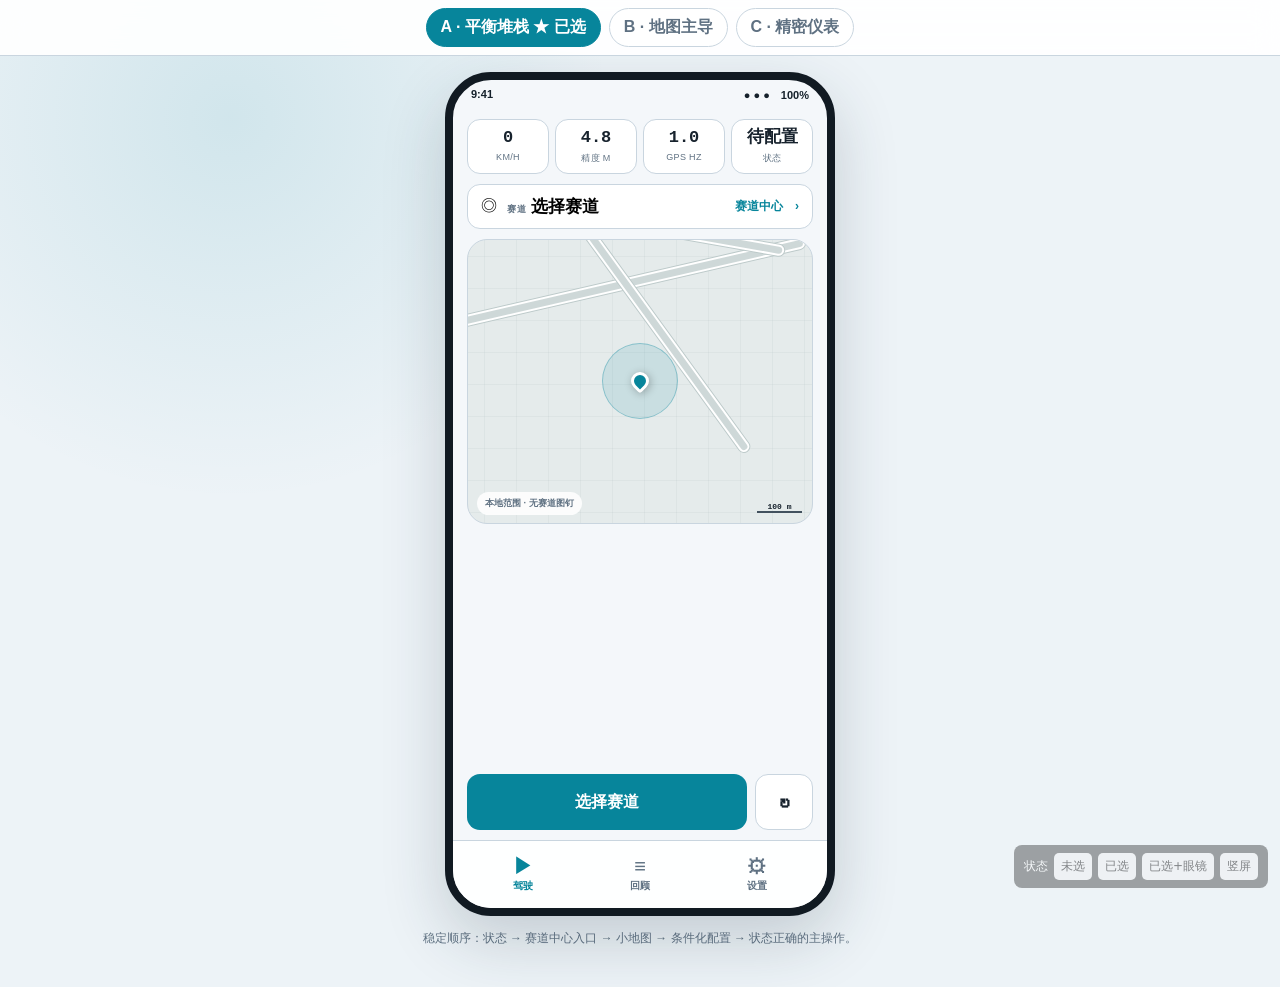
<file: .planning/sketches/001-drive-staging-hierarchy/index.html>
<!doctype html>
<html lang="zh-CN">
<head>
  <meta charset="utf-8">
  <meta name="viewport" content="width=device-width, initial-scale=1">
  <title>LapSight · 驾驶准备页线框</title>
  <link id="theme-link" rel="stylesheet" href="../themes/default.css">
  <style>
    * { box-sizing: border-box; }
    [hidden] { display: none !important; }
    body {
      margin: 0;
      color: var(--color-text);
      background:
        radial-gradient(circle at 18% 12%, rgba(7,133,155,.12), transparent 28%),
        var(--color-bg);
      font-family: var(--font-sans);
      min-height: 100vh;
      padding: 72px 24px 40px;
    }
    button, input { font: inherit; }
    button { transition: all .15s ease; }
    button:hover { transform: translateY(-1px); }
    #variant-nav {
      position: fixed; inset: 0 0 auto 0; z-index: 100;
      min-height: 54px; padding: 8px 16px;
      display: flex; align-items: center; justify-content: center; gap: 8px;
      background: rgba(255,255,255,.92); backdrop-filter: blur(14px);
      border-bottom: 1px solid var(--color-border);
    }
    .variant-tab {
      border: 1px solid var(--color-border); background: var(--color-surface);
      color: var(--color-text-muted); border-radius: var(--radius-full);
      padding: 8px 14px; cursor: pointer; font-weight: 700;
    }
    .variant-tab.active { color: white; background: var(--color-primary); border-color: var(--color-primary); }
    .variant { display: none; }
    .variant.active { display: block; }
    .stage { display: grid; place-items: center; }
    .phone {
      width: 390px; height: 844px; position: relative; overflow: hidden;
      background: var(--color-surface-soft);
      border: 8px solid #111a22; border-radius: 46px;
      box-shadow: var(--shadow-lg);
      transition: width .25s ease, height .25s ease;
    }
    .phone.landscape { width: min(780px, calc(100vw - 48px)); height: 390px; border-radius: 34px; }
    .screen { height: 100%; display: flex; flex-direction: column; overflow: hidden; }
    .status-line {
      height: 31px; flex: 0 0 auto; padding: 8px 18px 0;
      display: flex; justify-content: space-between; font-size: 11px; font-weight: 800;
      color: #15212b;
    }
    .content {
      min-height: 0; flex: 1; display: flex; flex-direction: column;
      gap: 10px; padding: 8px 14px 10px; overflow: hidden;
    }
    .metric-grid { display: grid; grid-template-columns: repeat(4, 1fr); gap: 6px; }
    .metric {
      min-width: 0; padding: 9px 6px 8px; text-align: center;
      background: var(--color-surface); border: 1px solid var(--color-border);
      border-radius: var(--radius-md);
    }
    .metric strong { display: block; font: 700 17px/1.1 var(--font-mono); }
    .metric span { display: block; margin-top: 4px; color: var(--color-text-muted); font-size: 9px; letter-spacing: .04em; }
    .track-entry {
      width: 100%; border: 1px solid var(--color-border); border-radius: var(--radius-md);
      background: var(--color-surface); padding: 10px 13px; cursor: pointer;
      display: flex; align-items: center; gap: 10px; text-align: left;
    }
    .track-entry:hover { border-color: var(--color-primary); box-shadow: var(--shadow-sm); }
    .track-copy { min-width: 0; flex: 1; }
    .eyebrow { color: var(--color-text-muted); font-size: 9px; font-weight: 800; letter-spacing: .09em; text-transform: uppercase; }
    .track-name { margin-top: 3px; font-size: 17px; font-weight: 800; white-space: nowrap; overflow: hidden; text-overflow: ellipsis; }
    .track-action { color: var(--color-primary); font-size: 12px; font-weight: 800; }
    .map {
      position: relative; min-height: 170px; flex: 1; overflow: hidden;
      background: #e5ebeb; border: 1px solid var(--color-border); border-radius: var(--radius-lg);
      cursor: grab; touch-action: none; isolation: isolate;
    }
    .map:active { cursor: grabbing; }
    .map-grid, .roads, .course, .accuracy, .position { position: absolute; pointer-events: none; }
    .map-grid {
      inset: -80px; opacity: .4;
      background-image:
        linear-gradient(rgba(87,110,118,.14) 1px, transparent 1px),
        linear-gradient(90deg, rgba(87,110,118,.14) 1px, transparent 1px);
      background-size: 32px 32px;
      transform: translate(var(--pan-x, 0), var(--pan-y, 0));
    }
    .roads { inset: -50px; transform: translate(var(--pan-x, 0), var(--pan-y, 0)); }
    .road { position: absolute; height: 11px; border: 2px solid #fff; border-radius: 999px; background: #ced8d8; box-shadow: 0 0 0 1px #bdcaca; }
    .r1 { width: 410px; top: 93px; left: -18px; transform: rotate(-13deg); }
    .r2 { width: 310px; top: 130px; left: 83px; transform: rotate(54deg); }
    .r3 { width: 250px; top: 34px; left: 118px; transform: rotate(10deg); }
    .accuracy {
      width: 76px; height: 76px; left: calc(50% - 38px); top: calc(50% - 38px);
      border-radius: 50%; background: rgba(7,133,155,.12); border: 1px solid rgba(7,133,155,.34);
    }
    .position {
      width: 18px; height: 18px; left: calc(50% - 9px); top: calc(50% - 9px);
      border-radius: 50% 50% 50% 3px; transform: rotate(-45deg);
      background: var(--color-primary); border: 3px solid white; box-shadow: 0 2px 8px rgba(0,0,0,.28);
    }
    .course {
      display: none; width: 156px; height: 106px; left: calc(50% - 78px); top: calc(50% - 53px);
      border: 7px solid rgba(23,34,45,.88); border-radius: 55% 42% 48% 44%;
      transform: rotate(-12deg); box-shadow: inset 0 0 0 3px rgba(255,255,255,.85), 0 0 0 2px rgba(255,255,255,.85);
    }
    .selected .course { display: block; }
    .selected .accuracy { width: 48px; height: 48px; left: calc(50% - 24px); top: calc(50% - 24px); }
    .map-caption {
      position: absolute; left: 9px; bottom: 8px; padding: 5px 8px;
      border-radius: var(--radius-full); background: rgba(255,255,255,.88);
      color: var(--color-text-muted); font-size: 9px; font-weight: 700;
    }
    .scale { position: absolute; right: 10px; bottom: 10px; width: 45px; border-bottom: 2px solid #42515e; font: 700 8px var(--font-mono); text-align: center; }
    .controls { display: grid; gap: 8px; }
    .row-control {
      min-height: 42px; display: flex; align-items: center; justify-content: space-between;
      gap: 10px; padding: 8px 11px; border: 1px solid var(--color-border);
      border-radius: var(--radius-md); background: var(--color-surface);
    }
    .row-control label { font-size: 11px; font-weight: 800; color: var(--color-text-muted); }
    .segmented { display: flex; background: var(--color-surface-soft); padding: 3px; border-radius: 10px; }
    .segmented button { border: 0; border-radius: 8px; padding: 6px 10px; background: transparent; color: var(--color-text-muted); cursor: pointer; font-size: 10px; font-weight: 800; }
    .segmented button.on { color: white; background: var(--color-primary); }
    .glasses { display: none; }
    .paired .glasses { display: flex; }
    .actions { display: grid; grid-template-columns: 1fr 58px; gap: 8px; margin-top: auto; }
    .primary, .rotate, .stop {
      min-height: 56px; border: 0; border-radius: var(--radius-md); cursor: pointer; font-weight: 900;
    }
    .primary { background: var(--color-primary); color: white; }
    .primary:hover { background: var(--color-primary-hover); }
    .rotate { background: var(--color-surface); color: var(--color-text); border: 1px solid var(--color-border); font-size: 22px; }
    .bottom-nav {
      height: 68px; flex: 0 0 auto; border-top: 1px solid var(--color-border); background: rgba(255,255,255,.95);
      display: grid; grid-template-columns: repeat(3,1fr); padding: 6px 12px 10px;
    }
    .bottom-nav button { border: 0; background: transparent; color: var(--color-text-muted); cursor: pointer; font-size: 10px; font-weight: 800; }
    .bottom-nav button.active { color: var(--color-primary); }
    .bottom-nav b { display: block; font-size: 20px; line-height: 1.3; }
    .timing {
      display: none; position: absolute; inset: 0; z-index: 20; padding: 44px 18px 18px;
      background: #091118; color: white; flex-direction: column;
    }
    .timing.open { display: flex; }
    .timing-top { display: flex; justify-content: space-between; align-items: center; color: #b9c8d4; font-size: 11px; font-weight: 800; }
    .lap-now { margin-top: 52px; text-align: center; }
    .lap-now span { display: block; color: #8fa4b4; font-size: 11px; letter-spacing: .14em; }
    .lap-now strong { display: block; margin-top: 10px; font: 700 58px/1 var(--font-mono); }
    .delta { margin: 24px auto 0; padding: 10px 18px; border-radius: var(--radius-full); background: rgba(22,124,96,.22); color: #72e1bc; font: 700 24px var(--font-mono); }
    .timing-grid { margin-top: auto; display: grid; grid-template-columns: repeat(3,1fr); gap: 8px; }
    .timing-cell { padding: 13px 8px; border: 1px solid #263948; border-radius: 12px; text-align: center; background: #101c25; }
    .timing-cell span { display:block; color:#8295a5; font-size:9px; }
    .timing-cell b { display:block; margin-top:5px; font:700 16px var(--font-mono); }
    .stop { margin-top: 12px; background: #372024; color: #ffb9b9; border: 1px solid #6b343b; }
    .route-preview {
      display: none; position: absolute; inset: 0; z-index: 15; background: var(--color-surface-soft);
      padding: 52px 16px 20px;
    }
    .route-preview.open { display: block; }
    .route-preview header { display:flex; justify-content:space-between; align-items:center; }
    .route-preview h2 { margin:0; font-size:24px; }
    .route-preview button { border:0; background:var(--color-primary-soft); color:var(--color-primary); border-radius:10px; padding:8px 11px; cursor:pointer; font-weight:800; }
    .route-preview section { margin-top:20px; padding:14px; border:1px solid var(--color-border); background:white; border-radius:16px; }
    .variant-note { margin: 14px auto 0; max-width: 560px; color: var(--color-text-muted); text-align:center; font-size:12px; }
    .variant-a .map { flex: 0 0 285px; min-height: 0; }
    .variant-b .metric-grid { grid-template-columns: repeat(4, auto); justify-content: stretch; }
    .variant-b .metric { padding: 7px 4px; border-radius: 10px; }
    .variant-b .metric strong { font-size: 14px; }
    .variant-b .map { min-height: 250px; }
    .variant-b .track-entry { order: -1; }
    .variant-c .content { gap: 8px; }
    .variant-c .track-entry { border-left: 5px solid var(--color-primary); }
    .variant-c .map { min-height: 145px; max-height: 185px; }
    .variant-c .metric-grid { order: 3; }
    .variant-c .metric { border: 0; background: transparent; border-right: 1px solid var(--color-border); border-radius: 0; }
    .variant-c .metric:last-child { border-right: 0; }
    .variant-c .controls { order: 4; }
    .variant-c .actions { order: 5; }
    .phone.landscape .content { display:grid; grid-template-columns:1.35fr .9fr; grid-template-rows:auto 1fr auto; gap:8px; padding:6px 12px 8px; }
    .phone.landscape .status-line { height:26px; padding-top:6px; }
    .phone.landscape .metric-grid { grid-column:2; grid-row:1; }
    .phone.landscape .track-entry { grid-column:2; grid-row:2; align-self:start; }
    .phone.landscape .map { grid-column:1; grid-row:1/4; min-height:0; }
    .phone.landscape .controls { grid-column:2; grid-row:2; align-self:end; }
    .phone.landscape .actions { grid-column:2; grid-row:3; }
    .phone.landscape .bottom-nav { display:none; }
    #sketch-tools {
      position:fixed; bottom:12px; right:12px; z-index:9999;
      display:flex; gap:6px; align-items:center; font:12px system-ui;
      background:rgba(0,0,0,.76); color:white; padding:8px 10px;
      border-radius:8px; opacity:.45; transition:opacity .2s;
    }
    #sketch-tools:hover { opacity:1; }
    #sketch-tools button, #sketch-tools select { border:0; border-radius:5px; padding:5px 7px; cursor:pointer; }
    @media (max-width: 520px) {
      body { padding: 66px 0 24px; }
      .phone { width: min(390px, 100vw); height: calc(100vh - 90px); border-width:0; border-radius:0; }
      .variant-note { padding: 0 14px; }
      #variant-nav { justify-content:flex-start; overflow:auto; }
    }
  </style>
</head>
<body>
  <nav id="variant-nav">
    <button class="variant-tab active" data-variant="a">A · 平衡堆栈 ★ 已选</button>
    <button class="variant-tab" data-variant="b">B · 地图主导</button>
    <button class="variant-tab" data-variant="c">C · 精密仪表</button>
  </nav>

  <main>
    <section id="variant-a" class="variant active"><div class="stage"></div><p class="variant-note">稳定顺序：状态 → 赛道中心入口 → 小地图 → 条件化配置 → 状态正确的主操作。</p></section>
    <section id="variant-b" class="variant"><div class="stage"></div><p class="variant-note">地图获得更多空间，但仍不承担赛道发现；顶部赛道横条保持独立、可预期。</p></section>
    <section id="variant-c" class="variant"><div class="stage"></div><p class="variant-note">更接近专业仪表：赛道确认优先，状态数字压缩为一条读数带。</p></section>
  </main>

  <template id="phone-template">
    <div class="phone">
      <div class="screen">
        <div class="status-line"><span>9:41</span><span>● ● ●　100%</span></div>
        <div class="content">
          <div class="metric-grid">
            <div class="metric"><strong>0</strong><span>KM/H</span></div>
            <div class="metric"><strong>4.8</strong><span>精度 M</span></div>
            <div class="metric"><strong>1.0</strong><span>GPS HZ</span></div>
            <div class="metric"><strong class="ready-text">就绪</strong><span>状态</span></div>
          </div>
          <button class="track-entry">
            <span aria-hidden="true">◎</span>
            <span class="track-copy">
              <span class="eyebrow">赛道</span>
              <span class="track-name">选择赛道</span>
            </span>
            <span class="track-action">赛道中心　›</span>
          </button>
          <div class="map" aria-label="可拖动的本地小地图">
            <div class="map-grid"></div>
            <div class="roads"><i class="road r1"></i><i class="road r2"></i><i class="road r3"></i></div>
            <div class="course"></div>
            <div class="accuracy"></div>
            <div class="position"></div>
            <div class="map-caption">本地范围 · 无赛道图钉</div>
            <div class="scale">100 m</div>
          </div>
          <div class="controls">
            <div class="row-control direction" hidden>
              <label>方向</label>
              <div class="segmented"><button class="on">正向</button><button>反向</button></div>
            </div>
            <div class="row-control glasses">
              <label>眼镜</label>
              <div class="segmented"><button class="on">关闭</button><button>Delta</button><button>专注</button></div>
            </div>
          </div>
          <div class="actions">
            <button class="primary">选择赛道</button>
            <button class="rotate" title="切换横竖屏">↻</button>
          </div>
        </div>
        <nav class="bottom-nav">
          <button class="active"><b>▶</b>驾驶</button>
          <button><b>≡</b>回顾</button>
          <button><b>⚙</b>设置</button>
        </nav>
      </div>
      <div class="route-preview">
        <header><button class="route-close">‹ 返回</button><h2>赛道中心</h2><span></span></header>
        <section><b>最近使用</b><p>New Castle Motorsports Park · 12 分钟前</p></section>
        <section><b>附近赛道</b><p>按当前位置距离排序，不使用地图或图钉。</p></section>
      </div>
      <div class="timing">
        <div class="timing-top"><span>NEW CASTLE · 正向</span><span>GPS 1.0 Hz</span></div>
        <div class="lap-now"><span>当前圈</span><strong>01:18.42</strong></div>
        <div class="delta">−0.34</div>
        <div class="timing-grid">
          <div class="timing-cell"><span>上一圈</span><b>1:19.08</b></div>
          <div class="timing-cell"><span>最佳</span><b>1:18.76</b></div>
          <div class="timing-cell"><span>圈数</span><b>4</b></div>
        </div>
        <button class="stop">停止计时</button>
      </div>
    </div>
  </template>

  <div id="sketch-tools">
    <span>状态</span>
    <button data-state="empty">未选</button>
    <button data-state="selected">已选</button>
    <button data-state="paired">已选+眼镜</button>
    <button id="portrait">竖屏</button>
  </div>

  <script>
    const template = document.getElementById('phone-template');
    document.querySelectorAll('.stage').forEach((stage, index) => {
      const phone = template.content.firstElementChild.cloneNode(true);
      phone.classList.add(['variant-a','variant-b','variant-c'][index]);
      stage.appendChild(phone);
      wirePhone(phone);
    });

    function wirePhone(phone) {
      const setState = state => {
        phone.classList.toggle('selected', state !== 'empty');
        phone.classList.toggle('paired', state === 'paired');
        phone.querySelector('.direction').hidden = state === 'empty';
        phone.querySelector('.track-name').textContent = state === 'empty' ? '选择赛道' : 'New Castle Motorsports Park';
        phone.querySelector('.primary').textContent = state === 'empty' ? '选择赛道' : '开始计时';
        phone.querySelector('.ready-text').textContent = state === 'empty' ? '待配置' : '就绪';
      };
      phone.dataset.setState = '';
      phone.setState = setState;
      setState('empty');

      phone.querySelector('.track-entry').onclick = () => phone.querySelector('.route-preview').classList.add('open');
      phone.querySelector('.route-close').onclick = () => phone.querySelector('.route-preview').classList.remove('open');
      phone.querySelector('.primary').onclick = () => {
        if (!phone.classList.contains('selected')) {
          phone.querySelector('.route-preview').classList.add('open');
        } else {
          phone.querySelector('.timing').classList.add('open');
        }
      };
      phone.querySelector('.stop').onclick = () => phone.querySelector('.timing').classList.remove('open');
      phone.querySelector('.rotate').onclick = () => phone.classList.toggle('landscape');
      phone.querySelectorAll('.segmented').forEach(group => group.querySelectorAll('button').forEach(btn => {
        btn.onclick = () => {
          group.querySelectorAll('button').forEach(x => x.classList.remove('on'));
          btn.classList.add('on');
        };
      }));

      const map = phone.querySelector('.map');
      let dragging = false, startX = 0, startY = 0, x = 0, y = 0;
      map.onpointerdown = e => { dragging = true; startX = e.clientX - x; startY = e.clientY - y; map.setPointerCapture(e.pointerId); };
      map.onpointermove = e => {
        if (!dragging) return;
        x = Math.max(-45, Math.min(45, e.clientX - startX));
        y = Math.max(-35, Math.min(35, e.clientY - startY));
        map.style.setProperty('--pan-x', x + 'px');
        map.style.setProperty('--pan-y', y + 'px');
      };
      map.onpointerup = () => dragging = false;
    }

    document.querySelectorAll('.variant-tab').forEach(tab => tab.onclick = () => {
      document.querySelectorAll('.variant-tab').forEach(x => x.classList.remove('active'));
      document.querySelectorAll('.variant').forEach(x => x.classList.remove('active'));
      tab.classList.add('active');
      document.getElementById('variant-' + tab.dataset.variant).classList.add('active');
    });

    function activePhone() { return document.querySelector('.variant.active .phone'); }
    document.querySelectorAll('#sketch-tools [data-state]').forEach(btn => btn.onclick = () => activePhone().setState(btn.dataset.state));
    document.getElementById('portrait').onclick = e => {
      activePhone().classList.toggle('landscape');
      e.currentTarget.textContent = activePhone().classList.contains('landscape') ? '横屏' : '竖屏';
    };
  </script>
</body>
</html>
</file>
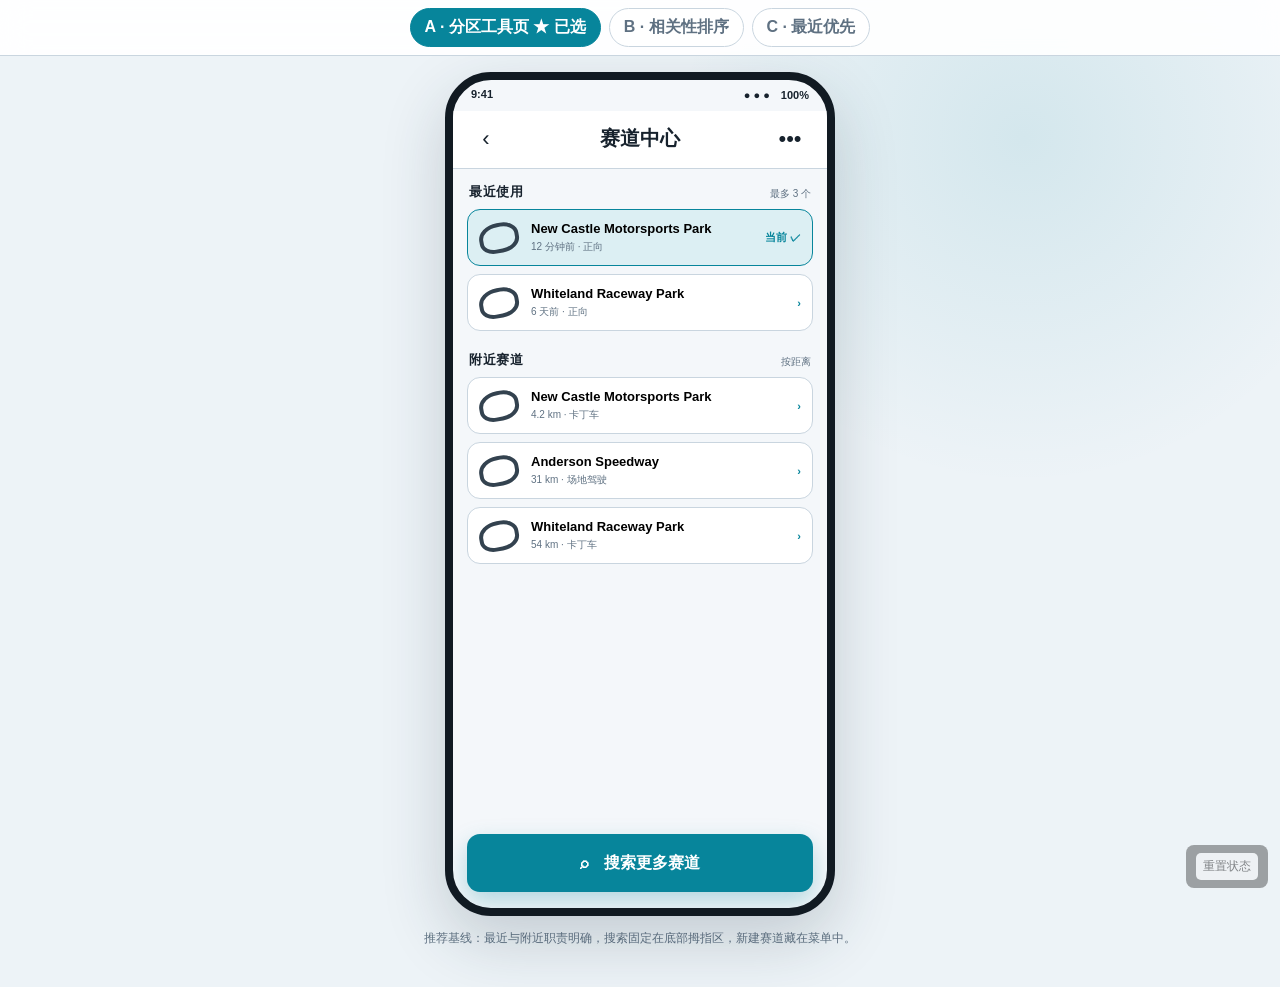
<file: .planning/sketches/002-track-center-list/index.html>
<!doctype html>
<html lang="zh-CN">
<head>
  <meta charset="utf-8">
  <meta name="viewport" content="width=device-width, initial-scale=1">
  <title>LapSight · 赛道中心线框</title>
  <link id="theme-link" rel="stylesheet" href="../themes/default.css">
  <style>
    * { box-sizing: border-box; }
    body {
      margin: 0; min-height: 100vh; padding: 72px 24px 40px;
      background: radial-gradient(circle at 80% 14%, rgba(7,133,155,.11), transparent 26%), var(--color-bg);
      color: var(--color-text); font-family: var(--font-sans);
    }
    button, input { font: inherit; }
    button { transition: all .15s ease; }
    button:hover { transform: translateY(-1px); }
    #variant-nav {
      position: fixed; inset: 0 0 auto; z-index: 100;
      min-height: 54px; padding: 8px 16px; display:flex; align-items:center; justify-content:center; gap:8px;
      background:rgba(255,255,255,.92); backdrop-filter:blur(14px); border-bottom:1px solid var(--color-border);
    }
    .variant-tab {
      border:1px solid var(--color-border); border-radius:999px; padding:8px 14px;
      background:white; color:var(--color-text-muted); font-weight:800; cursor:pointer;
    }
    .variant-tab.active { background:var(--color-primary); border-color:var(--color-primary); color:white; }
    .variant { display:none; }
    .variant.active { display:block; }
    .stage { display:grid; place-items:center; }
    .phone {
      width:390px; height:844px; border:8px solid #111a22; border-radius:46px; overflow:hidden;
      background:var(--color-surface-soft); box-shadow:var(--shadow-lg); position:relative;
    }
    .status-line { height:31px; padding:8px 18px 0; display:flex; justify-content:space-between; font-size:11px; font-weight:800; }
    .appbar { height:58px; padding:7px 14px 9px; display:grid; grid-template-columns:42px 1fr 42px; align-items:center; background:white; border-bottom:1px solid var(--color-border); }
    .appbar h1 { margin:0; text-align:center; font-size:20px; }
    .icon-btn { width:38px; height:38px; border:0; background:transparent; border-radius:11px; cursor:pointer; font-size:22px; color:var(--color-text); }
    .icon-btn:hover { background:var(--color-primary-soft); color:var(--color-primary); }
    .list-body { height:calc(100% - 31px - 58px); overflow:auto; padding:14px 14px 96px; scrollbar-width:none; }
    .list-body::-webkit-scrollbar { display:none; }
    .section { margin-bottom:20px; }
    .section-title { display:flex; align-items:end; justify-content:space-between; margin:0 2px 8px; }
    .section-title h2 { margin:0; font-size:13px; letter-spacing:.04em; }
    .section-title span { color:var(--color-text-muted); font-size:10px; }
    .track-list { display:grid; gap:8px; }
    .track-row {
      width:100%; border:1px solid var(--color-border); border-radius:var(--radius-md); background:white;
      padding:11px 11px; display:grid; grid-template-columns:42px 1fr auto; align-items:center; gap:10px;
      text-align:left; cursor:pointer;
    }
    .track-row:hover { border-color:var(--color-primary); box-shadow:var(--shadow-sm); }
    .track-row.selected { border-color:var(--color-primary); background:var(--color-primary-soft); }
    .track-shape { width:40px; height:30px; border:4px solid #33424f; border-radius:50% 42% 46% 38%; transform:rotate(-10deg); }
    .track-copy { min-width:0; }
    .track-copy b { display:block; white-space:nowrap; overflow:hidden; text-overflow:ellipsis; font-size:13px; }
    .track-copy span { display:block; margin-top:4px; color:var(--color-text-muted); font-size:10px; }
    .row-tail { color:var(--color-primary); font-size:11px; font-weight:900; }
    .bottom-action {
      position:absolute; z-index:5; left:14px; right:14px; bottom:16px; min-height:58px;
      border:0; border-radius:var(--radius-md); background:var(--color-primary); color:white; cursor:pointer;
      font-weight:900; box-shadow:0 10px 24px rgba(7,133,155,.28);
    }
    .bottom-action:hover { background:var(--color-primary-hover); }
    .menu {
      display:none; position:absolute; z-index:12; right:14px; top:83px; width:220px;
      background:white; border:1px solid var(--color-border); border-radius:14px; padding:7px; box-shadow:var(--shadow-md);
    }
    .menu.open { display:grid; }
    .menu button { border:0; background:white; border-radius:9px; padding:11px; text-align:left; cursor:pointer; font-weight:700; }
    .menu button:hover { background:var(--color-primary-soft); color:var(--color-primary); }
    .search-page {
      display:none; position:absolute; inset:31px 0 0; z-index:20; background:var(--color-surface-soft);
    }
    .search-page.open { display:block; }
    .search-head { height:64px; display:flex; align-items:center; gap:9px; padding:10px 14px; background:white; border-bottom:1px solid var(--color-border); }
    .search-head input { min-width:0; flex:1; border:1px solid var(--color-border); border-radius:12px; padding:10px 12px; outline:none; background:var(--color-surface-soft); }
    .search-head input:focus { border-color:var(--color-primary); box-shadow:0 0 0 3px var(--color-primary-soft); }
    .search-results { padding:14px; display:grid; gap:8px; }
    .search-hint { color:var(--color-text-muted); text-align:center; padding:35px 24px; font-size:12px; }
    .toast {
      position:absolute; left:50%; bottom:88px; z-index:30; transform:translate(-50%, 12px);
      padding:9px 13px; border-radius:999px; background:#17222d; color:white; font-size:11px;
      opacity:0; pointer-events:none; transition:all .2s ease;
    }
    .toast.show { opacity:1; transform:translate(-50%, 0); }
    .variant-b .list-body { padding-top:10px; }
    .rank-summary { display:none; }
    .variant-b .rank-summary {
      display:flex; align-items:center; justify-content:space-between; margin-bottom:10px; padding:11px 12px;
      border-radius:var(--radius-md); background:#17222d; color:white;
    }
    .variant-b .rank-summary b { font-size:13px; }
    .variant-b .rank-summary span { color:#b8c8d4; font-size:10px; }
    .variant-b .section { margin:0; }
    .variant-b .section-title { display:none; }
    .variant-b .track-list { gap:0; border:1px solid var(--color-border); border-radius:16px; overflow:hidden; }
    .variant-b .track-row { border:0; border-bottom:1px solid var(--color-border); border-radius:0; }
    .variant-b .track-row:last-child { border-bottom:0; }
    .variant-b .bottom-action { top:101px; bottom:auto; min-height:46px; background:white; color:var(--color-primary); border:1px solid var(--color-primary); box-shadow:none; }
    .variant-b .list-body { padding-top:70px; }
    .recent-cards { display:none; }
    .variant-c .recent-default { display:none; }
    .variant-c .recent-cards { display:flex; gap:9px; overflow:auto; padding-bottom:3px; }
    .recent-card {
      flex:0 0 212px; min-height:116px; border:1px solid var(--color-border); border-radius:17px;
      padding:13px; background:#17222d; color:white; cursor:pointer; text-align:left;
    }
    .recent-card span { display:block; margin-top:22px; color:#b8c8d4; font-size:10px; }
    .recent-card b { display:block; margin-top:5px; font-size:14px; }
    .variant-c .nearby .track-row { grid-template-columns:34px 1fr auto; padding:9px 10px; }
    .variant-c .nearby .track-shape { width:30px; height:22px; border-width:3px; }
    .variant-note { margin:14px auto 0; max-width:600px; text-align:center; color:var(--color-text-muted); font-size:12px; }
    #sketch-tools {
      position:fixed; right:12px; bottom:12px; z-index:9999; opacity:.45; transition:opacity .2s;
      padding:8px 10px; border-radius:8px; background:rgba(0,0,0,.76); color:white; font:12px system-ui;
    }
    #sketch-tools:hover { opacity:1; }
    #sketch-tools button { border:0; border-radius:5px; padding:5px 7px; cursor:pointer; }
    @media(max-width:520px) {
      body { padding:66px 0 20px; }
      .phone { width:100vw; height:calc(100vh - 66px); border:0; border-radius:0; }
      #variant-nav { justify-content:flex-start; overflow:auto; }
      .variant-note { padding:0 14px; }
    }
  </style>
</head>
<body>
  <nav id="variant-nav">
    <button class="variant-tab active" data-variant="a">A · 分区工具页 ★ 已选</button>
    <button class="variant-tab" data-variant="b">B · 相关性排序</button>
    <button class="variant-tab" data-variant="c">C · 最近优先</button>
  </nav>
  <main>
    <section id="variant-a" class="variant active"><div class="stage"></div><p class="variant-note">推荐基线：最近与附近职责明确，搜索固定在底部拇指区，新建赛道藏在菜单中。</p></section>
    <section id="variant-b" class="variant"><div class="stage"></div><p class="variant-note">把所有候选按“现在最可能使用”统一排序，信息密度高，但会弱化最近/附近的可解释性。</p></section>
    <section id="variant-c" class="variant"><div class="stage"></div><p class="variant-note">强化最快复用最近赛道的路径；视觉更丰富，但横向卡片会增加一次滚动模式。</p></section>
  </main>

  <template id="phone-template">
    <div class="phone">
      <div class="status-line"><span>9:41</span><span>● ● ●　100%</span></div>
      <header class="appbar">
        <button class="icon-btn" title="返回">‹</button>
        <h1>赛道中心</h1>
        <button class="icon-btn more" title="更多">•••</button>
      </header>
      <div class="list-body">
        <div class="rank-summary"><b>为你排序</b><span>最近使用 + 当前距离</span></div>
        <section class="section">
          <div class="section-title"><h2>最近使用</h2><span>最多 3 个</span></div>
          <div class="recent-cards">
            <button class="recent-card" data-name="New Castle Motorsports Park"><span>12 分钟前 · 4.2 km</span><b>New Castle Motorsports Park</b></button>
            <button class="recent-card" data-name="Whiteland Raceway Park"><span>6 天前 · 54 km</span><b>Whiteland Raceway Park</b></button>
          </div>
          <div class="track-list recent-default">
            <button class="track-row selected" data-name="New Castle Motorsports Park">
              <i class="track-shape"></i><span class="track-copy"><b>New Castle Motorsports Park</b><span>12 分钟前 · 正向</span></span><span class="row-tail">当前 ✓</span>
            </button>
            <button class="track-row" data-name="Whiteland Raceway Park">
              <i class="track-shape"></i><span class="track-copy"><b>Whiteland Raceway Park</b><span>6 天前 · 正向</span></span><span class="row-tail">›</span>
            </button>
          </div>
        </section>
        <section class="section nearby">
          <div class="section-title"><h2>附近赛道</h2><span>按距离</span></div>
          <div class="track-list">
            <button class="track-row" data-name="New Castle Motorsports Park">
              <i class="track-shape"></i><span class="track-copy"><b>New Castle Motorsports Park</b><span>4.2 km · 卡丁车</span></span><span class="row-tail">›</span>
            </button>
            <button class="track-row" data-name="Anderson Speedway">
              <i class="track-shape"></i><span class="track-copy"><b>Anderson Speedway</b><span>31 km · 场地驾驶</span></span><span class="row-tail">›</span>
            </button>
            <button class="track-row" data-name="Whiteland Raceway Park">
              <i class="track-shape"></i><span class="track-copy"><b>Whiteland Raceway Park</b><span>54 km · 卡丁车</span></span><span class="row-tail">›</span>
            </button>
          </div>
        </section>
      </div>
      <button class="bottom-action">⌕　搜索更多赛道</button>
      <div class="menu">
        <button class="new-custom">＋ 创建自定义赛道</button>
        <button>管理已保存赛道</button>
      </div>
      <div class="search-page">
        <div class="search-head"><button class="icon-btn search-back">‹</button><input type="search" placeholder="搜索城市、场地或赛道名称"></div>
        <div class="search-results"><p class="search-hint">输入名称或地点，从公共赛道库中搜索。</p></div>
      </div>
      <div class="toast"></div>
    </div>
  </template>

  <div id="sketch-tools"><button id="reset">重置状态</button></div>

  <script>
    const data = [
      ['Indianapolis Motor Speedway', 'Indianapolis · 77 km'],
      ['New Castle Motorsports Park', 'New Castle · 4.2 km'],
      ['Whiteland Raceway Park', 'Whiteland · 54 km'],
      ['Anderson Speedway', 'Anderson · 31 km']
    ];
    const template = document.getElementById('phone-template');
    document.querySelectorAll('.stage').forEach((stage, index) => {
      const phone = template.content.firstElementChild.cloneNode(true);
      phone.classList.add(['variant-a','variant-b','variant-c'][index]);
      if (index === 1) {
        const recentRows = [...phone.querySelectorAll('.recent-default .track-row')];
        const nearbyList = phone.querySelector('.nearby .track-list');
        recentRows.reverse().forEach(row => nearbyList.prepend(row));
        phone.querySelector('.section:first-of-type').remove();
      }
      stage.appendChild(phone);
      wirePhone(phone);
    });

    function wirePhone(phone) {
      const menu = phone.querySelector('.menu');
      const search = phone.querySelector('.search-page');
      const results = phone.querySelector('.search-results');
      const input = phone.querySelector('input');
      const toast = phone.querySelector('.toast');
      const showToast = text => {
        toast.textContent = text; toast.classList.add('show');
        clearTimeout(phone.toastTimer); phone.toastTimer = setTimeout(() => toast.classList.remove('show'), 1500);
      };
      phone.querySelector('.more').onclick = () => menu.classList.toggle('open');
      phone.querySelector('.new-custom').onclick = () => { menu.classList.remove('open'); showToast('进入自定义赛道创建流程'); };
      phone.querySelector('.bottom-action').onclick = () => { search.classList.add('open'); setTimeout(() => input.focus(), 120); };
      phone.querySelector('.search-back').onclick = () => { search.classList.remove('open'); input.value=''; render(''); };
      phone.querySelectorAll('[data-name]').forEach(row => row.onclick = () => {
        phone.querySelectorAll('.track-row').forEach(x => x.classList.remove('selected'));
        if (row.classList.contains('track-row')) row.classList.add('selected');
        showToast('已选择 · ' + row.dataset.name);
      });
      const render = query => {
        const q = query.trim().toLowerCase();
        const matches = q ? data.filter(x => x[0].toLowerCase().includes(q) || x[1].toLowerCase().includes(q)) : [];
        results.innerHTML = matches.length ? matches.map(x =>
          `<button class="track-row" data-result="${x[0]}"><i class="track-shape"></i><span class="track-copy"><b>${x[0]}</b><span>${x[1]}</span></span><span class="row-tail">选择</span></button>`
        ).join('') : `<p class="search-hint">${q ? '没有匹配结果。可检查拼写或创建自定义赛道。' : '输入名称或地点，从公共赛道库中搜索。'}</p>`;
        results.querySelectorAll('[data-result]').forEach(row => row.onclick = () => showToast('已选择 · ' + row.dataset.result));
      };
      input.oninput = () => render(input.value);
      phone.resetSketch = () => { menu.classList.remove('open'); search.classList.remove('open'); input.value=''; render(''); };
    }

    document.querySelectorAll('.variant-tab').forEach(tab => tab.onclick = () => {
      document.querySelectorAll('.variant-tab').forEach(x => x.classList.remove('active'));
      document.querySelectorAll('.variant').forEach(x => x.classList.remove('active'));
      tab.classList.add('active'); document.getElementById('variant-' + tab.dataset.variant).classList.add('active');
    });
    document.getElementById('reset').onclick = () => document.querySelector('.variant.active .phone').resetSketch();
  </script>
</body>
</html>
</file>
<file: .planning/sketches/themes/default.css>
:root {
  --color-bg: #edf3f7;
  --color-surface: #ffffff;
  --color-surface-soft: #f4f7fa;
  --color-border: #c9d5df;
  --color-text: #17222d;
  --color-text-muted: #5f7182;
  --color-primary: #07859b;
  --color-primary-hover: #056d80;
  --color-primary-soft: #dceff3;
  --color-accent: #ef9f35;
  --color-danger: #b54848;
  --color-success: #167c60;
  --font-sans: "Inter", -apple-system, BlinkMacSystemFont, "SF Pro Text", sans-serif;
  --font-mono: "IBM Plex Mono", "SFMono-Regular", monospace;
  --text-xs: 0.72rem;
  --text-sm: 0.84rem;
  --text-base: 0.96rem;
  --text-lg: 1.08rem;
  --text-xl: 1.28rem;
  --text-2xl: 1.55rem;
  --text-3xl: 2rem;
  --space-1: 4px;
  --space-2: 8px;
  --space-3: 12px;
  --space-4: 16px;
  --space-5: 20px;
  --space-6: 24px;
  --space-8: 32px;
  --space-12: 48px;
  --radius-sm: 8px;
  --radius-md: 13px;
  --radius-lg: 20px;
  --radius-full: 9999px;
  --shadow-sm: 0 2px 8px rgba(29, 49, 65, 0.08);
  --shadow-md: 0 10px 30px rgba(29, 49, 65, 0.14);
  --shadow-lg: 0 24px 64px rgba(29, 49, 65, 0.2);
}
</file>
